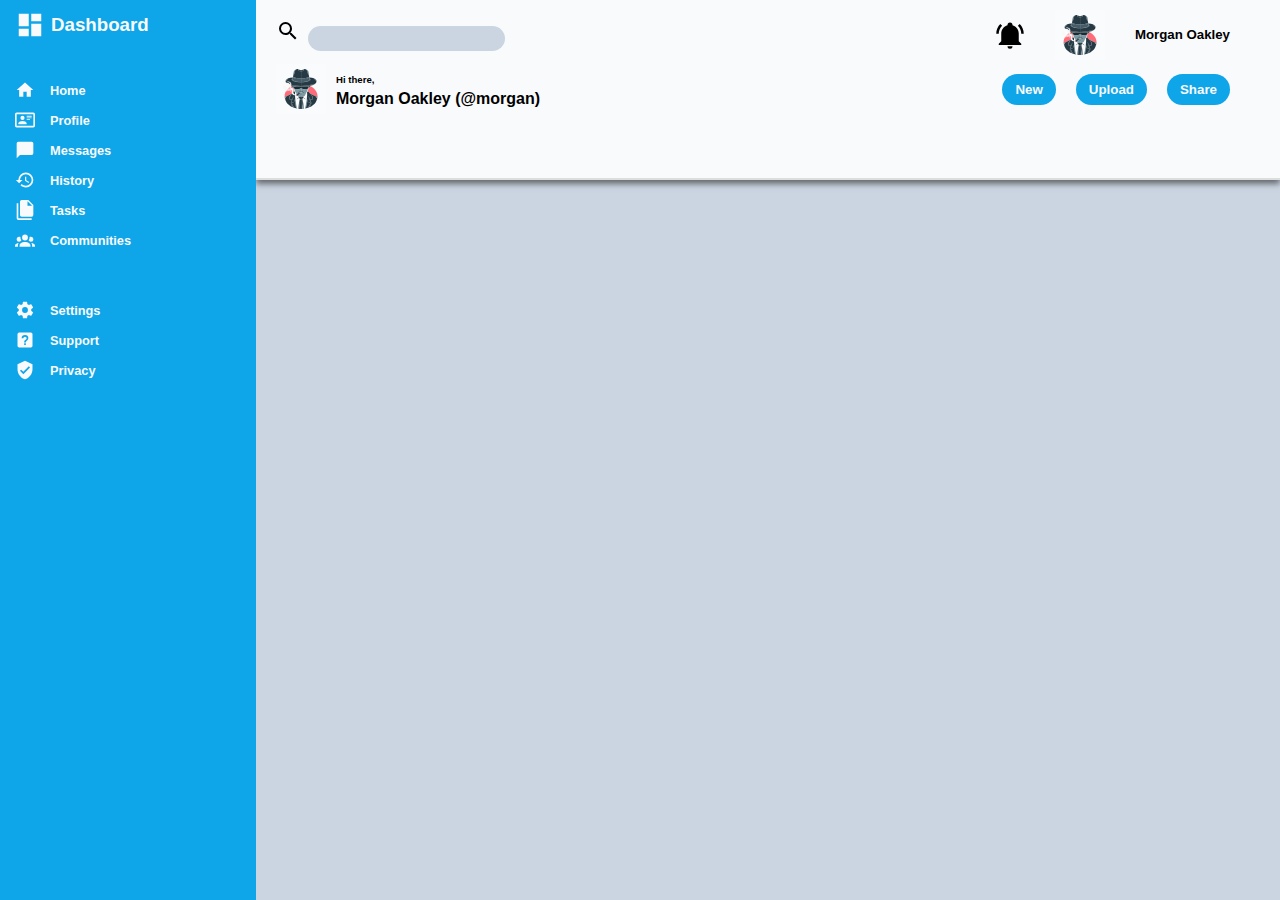
<file: admin_dashboard/index.html>
<!DOCTYPE html>
<html lang="en">
<head>
    <meta charset="UTF-8">
    <meta name="viewport" content="width=device-width, initial-scale=1.0">
    <link rel="stylesheet" href="style.css">
    <title>Admin Dashboard</title>
</head>
<body>
    <div class="container">
        <div class="header">
            <div class="first-header-section">
                <div class="search">
                    <label for="search">
                        <svg xmlns="http://www.w3.org/2000/svg" viewBox="0 0 24 24"><path d="M9.5,3A6.5,6.5 0 0,1 16,9.5C16,11.11 15.41,12.59 14.44,13.73L14.71,14H15.5L20.5,19L19,20.5L14,15.5V14.71L13.73,14.44C12.59,15.41 11.11,16 9.5,16A6.5,6.5 0 0,1 3,9.5A6.5,6.5 0 0,1 9.5,3M9.5,5C7,5 5,7 5,9.5C5,12 7,14 9.5,14C12,14 14,12 14,9.5C14,7 12,5 9.5,5Z" /></svg>
                    </label>
                    <input type="search" id="search">
                </div>

                <div class="profile">
                    <svg xmlns="http://www.w3.org/2000/svg" viewBox="0 0 24 24"><path d="M21,19V20H3V19L5,17V11C5,7.9 7.03,5.17 10,4.29C10,4.19 10,4.1 10,4A2,2 0 0,1 12,2A2,2 0 0,1 14,4C14,4.1 14,4.19 14,4.29C16.97,5.17 19,7.9 19,11V17L21,19M14,21A2,2 0 0,1 12,23A2,2 0 0,1 10,21M19.75,3.19L18.33,4.61C20.04,6.3 21,8.6 21,11H23C23,8.07 21.84,5.25 19.75,3.19M1,11H3C3,8.6 3.96,6.3 5.67,4.61L4.25,3.19C2.16,5.25 1,8.07 1,11Z" /></svg>
                    <img src="./icons/Admin-Icon.svg" alt="Admin Avatar">
                    <h5>Morgan Oakley</h5>
                </div>
            </div>

            <div class="second-header-section">
                <div class="greeting">
                    <img src="./icons/Admin-Icon.svg" alt="Admin avatar">
                    <div class="hello">
                        <p>Hi there,</p>
                        <h4>Morgan Oakley (@morgan)</h4>
                    </div>
                </div>
                <div class="heading-buttons">
                    <button class="new">New</button>
                    <button class="upload">Upload</button>
                    <button class="share">Share</button>
                </div>
            </div>
        </div>
        <div class="side-bar">
            <div class="dashboard">
                <h3><svg xmlns="http://www.w3.org/2000/svg" viewBox="0 0 24 24"><path d="M13,3V9H21V3M13,21H21V11H13M3,21H11V15H3M3,13H11V3H3V13Z" fill = "#f8fafc" /></svg> Dashboard</h3>
            </div>

            <div class="sidebar-nav">
                <a href="#"><svg xmlns="http://www.w3.org/2000/svg" viewBox="0 0 24 24"><path d="M10,20V14H14V20H19V12H22L12,3L2,12H5V20H10Z" /></svg>Home</a>
                <a href="#"><svg xmlns="http://www.w3.org/2000/svg" viewBox="0 0 24 24"><path d="M22,3H2C0.91,3.04 0.04,3.91 0,5V19C0.04,20.09 0.91,20.96 2,21H22C23.09,20.96 23.96,20.09 24,19V5C23.96,3.91 23.09,3.04 22,3M22,19H2V5H22V19M14,17V15.75C14,14.09 10.66,13.25 9,13.25C7.34,13.25 4,14.09 4,15.75V17H14M9,7A2.5,2.5 0 0,0 6.5,9.5A2.5,2.5 0 0,0 9,12A2.5,2.5 0 0,0 11.5,9.5A2.5,2.5 0 0,0 9,7M14,7V8H20V7H14M14,9V10H20V9H14M14,11V12H18V11H14" /></svg>Profile</a>
                <a href="#"><svg xmlns="http://www.w3.org/2000/svg" viewBox="0 0 24 24"><path d="M20,2H4A2,2 0 0,0 2,4V22L6,18H20A2,2 0 0,0 22,16V4C22,2.89 21.1,2 20,2Z" /></svg>Messages</a>
                <a href="#"><svg xmlns="http://www.w3.org/2000/svg" viewBox="0 0 24 24"><path d="M13.5,8H12V13L16.28,15.54L17,14.33L13.5,12.25V8M13,3A9,9 0 0,0 4,12H1L4.96,16.03L9,12H6A7,7 0 0,1 13,5A7,7 0 0,1 20,12A7,7 0 0,1 13,19C11.07,19 9.32,18.21 8.06,16.94L6.64,18.36C8.27,20 10.5,21 13,21A9,9 0 0,0 22,12A9,9 0 0,0 13,3" /></svg>History</a>
                <a href="#"><svg xmlns="http://www.w3.org/2000/svg" viewBox="0 0 24 24"><path d="M15,7H20.5L15,1.5V7M8,0H16L22,6V18A2,2 0 0,1 20,20H8C6.89,20 6,19.1 6,18V2A2,2 0 0,1 8,0M4,4V22H20V24H4A2,2 0 0,1 2,22V4H4Z" /></svg>Tasks</a>
                <a href="#"><svg xmlns="http://www.w3.org/2000/svg" viewBox="0 0 24 24"><path d="M12,5.5A3.5,3.5 0 0,1 15.5,9A3.5,3.5 0 0,1 12,12.5A3.5,3.5 0 0,1 8.5,9A3.5,3.5 0 0,1 12,5.5M5,8C5.56,8 6.08,8.15 6.53,8.42C6.38,9.85 6.8,11.27 7.66,12.38C7.16,13.34 6.16,14 5,14A3,3 0 0,1 2,11A3,3 0 0,1 5,8M19,8A3,3 0 0,1 22,11A3,3 0 0,1 19,14C17.84,14 16.84,13.34 16.34,12.38C17.2,11.27 17.62,9.85 17.47,8.42C17.92,8.15 18.44,8 19,8M5.5,18.25C5.5,16.18 8.41,14.5 12,14.5C15.59,14.5 18.5,16.18 18.5,18.25V20H5.5V18.25M0,20V18.5C0,17.11 1.89,15.94 4.45,15.6C3.86,16.28 3.5,17.22 3.5,18.25V20H0M24,20H20.5V18.25C20.5,17.22 20.14,16.28 19.55,15.6C22.11,15.94 24,17.11 24,18.5V20Z" /></svg>Communities</a>
            </div>
            <div class="user-tools">
                <a href="#"><svg xmlns="http://www.w3.org/2000/svg" viewBox="0 0 24 24"><path d="M12,15.5A3.5,3.5 0 0,1 8.5,12A3.5,3.5 0 0,1 12,8.5A3.5,3.5 0 0,1 15.5,12A3.5,3.5 0 0,1 12,15.5M19.43,12.97C19.47,12.65 19.5,12.33 19.5,12C19.5,11.67 19.47,11.34 19.43,11L21.54,9.37C21.73,9.22 21.78,8.95 21.66,8.73L19.66,5.27C19.54,5.05 19.27,4.96 19.05,5.05L16.56,6.05C16.04,5.66 15.5,5.32 14.87,5.07L14.5,2.42C14.46,2.18 14.25,2 14,2H10C9.75,2 9.54,2.18 9.5,2.42L9.13,5.07C8.5,5.32 7.96,5.66 7.44,6.05L4.95,5.05C4.73,4.96 4.46,5.05 4.34,5.27L2.34,8.73C2.21,8.95 2.27,9.22 2.46,9.37L4.57,11C4.53,11.34 4.5,11.67 4.5,12C4.5,12.33 4.53,12.65 4.57,12.97L2.46,14.63C2.27,14.78 2.21,15.05 2.34,15.27L4.34,18.73C4.46,18.95 4.73,19.03 4.95,18.95L7.44,17.94C7.96,18.34 8.5,18.68 9.13,18.93L9.5,21.58C9.54,21.82 9.75,22 10,22H14C14.25,22 14.46,21.82 14.5,21.58L14.87,18.93C15.5,18.67 16.04,18.34 16.56,17.94L19.05,18.95C19.27,19.03 19.54,18.95 19.66,18.73L21.66,15.27C21.78,15.05 21.73,14.78 21.54,14.63L19.43,12.97Z" /></svg>Settings</a>
                <a href="#"><svg xmlns="http://www.w3.org/2000/svg" viewBox="0 0 24 24"><path d="M11,18H13V16H11V18M12,6A4,4 0 0,0 8,10H10A2,2 0 0,1 12,8A2,2 0 0,1 14,10C14,12 11,11.75 11,15H13C13,12.75 16,12.5 16,10A4,4 0 0,0 12,6M5,3H19A2,2 0 0,1 21,5V19A2,2 0 0,1 19,21H5A2,2 0 0,1 3,19V5A2,2 0 0,1 5,3Z" /></svg>Support</a>
                <a href="#"><svg xmlns="http://www.w3.org/2000/svg" viewBox="0 0 24 24"><path d="M10,17L6,13L7.41,11.59L10,14.17L16.59,7.58L18,9M12,1L3,5V11C3,16.55 6.84,21.74 12,23C17.16,21.74 21,16.55 21,11V5L12,1Z" /></svg>Privacy</a>
            </div>
        </div>
        <div class="main-content">
            <div></div>
            <div></div>
            <div></div>
            <div></div>
            <div></div>
            <div></div>
            <div></div>
        </div>
    </div>
</body>
</html>
</file>
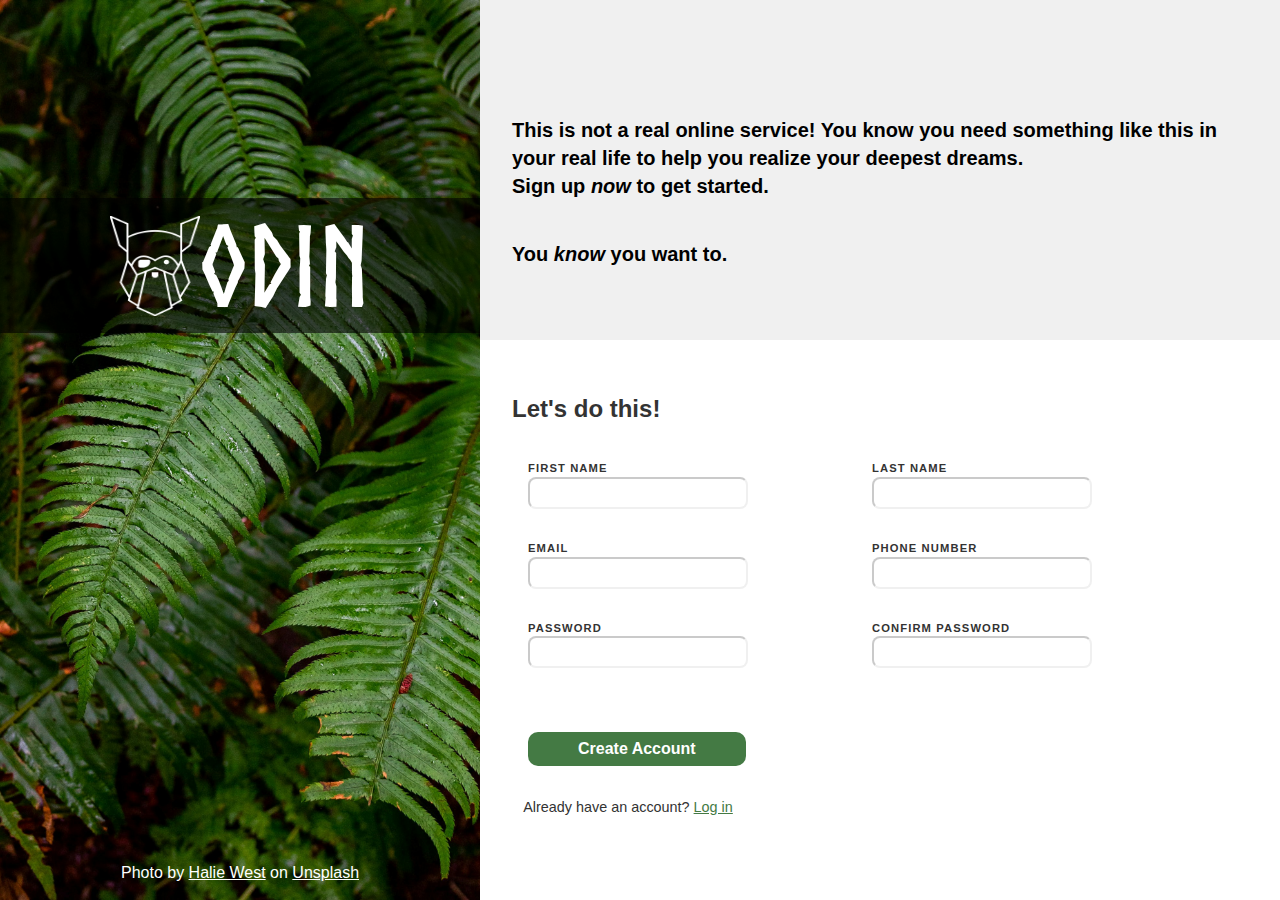
<file: form_validation/index.html>
<!DOCTYPE html>
<html lang="en">
    <head>
        <meta charset="UTF-8">
        <meta name="viewport" content="width=device-width, initial-scale=1.0">
        <meta http-equiv="X-UA-Compatible" content="ie=edge">
        <title>Form Validation</title>
        <link rel="stylesheet" href="./styles.css">
    </head>
    <body>
    <div class="content">
        <div class="logo_container">
            <logo>
                <img src="./assets/odin-lined.png" alt="Odin Logo">
                <p>ODIN</p>
            </logo>
            <div class="credits">
                <p>Photo by <a href="https://unsplash.com/@haliewestphoto" target="_blank">Halie West</a> on <a href="https://unsplash.com/" target="_blank">Unsplash</a></p>
            </div>
        </div>
        <div class="section">
            <div class="description">
                <p>
                    This is not a real online service! You know you need something
                    like this in your real life to help you realize your deepest dreams.
                    <br>
                    Sign up <i>now</i> to get started.
                </p>
                <p>
                    You <i>know</i> you want to.
                </p>
            </div>
            <form novalidate>
                <h2>Let's do this!</h2>
                <ul>
                    <li>
                        <label for="first_name">FIRST NAME</label>
                        <input type="text" name="first_name" id="first_name" required>
                    </li>
                    <li>
                        <label for="last_name">LAST NAME</label>
                        <input type="text" name="last_name" id="last_name" required>
                    </li>
                    <li>
                        <label for="email">EMAIL</label>
                        <input type="email" name="email" id="email" required>
                    </li>
                    <li>
                        <label for="phone_number">PHONE NUMBER</label>
                        <input type="text" name="phone_number" id="phone_number" required>
                    </li>
                    <li>
                        <label for="password">PASSWORD</label>
                        <input type="password" name="password" id="password" required>
                    </li>
                    <li>
                        <label for="confirm_password">CONFIRM PASSWORD</label>
                        <input type="password" name="confirm_password" id="confirm_password" required>
                    </li>
                </ul>
                <button type="submit" id="submit">Create Account</button>
            </form>
            <p class="log_in">Already have an account?<!--suppress HtmlUnknownTarget -->
                <a href="logIn" target="_blank">Log in</a></p>
        </div>
    </div>
    </body>
</html>
</file>
<file: admin_dashboard/style.css>
:root{
    --primary-color: #cbd5e1;
    --secondary-color: #0ea5e9;
    --main-content-bc: #f8fafc; 
    --heading-color: #030712;
    --shadow: 0 4px 6px rgba(0,0,0,0.5);
}

body,
html{
    margin: 0;
    padding: 0;
    font-family: sans-serif;
    height: 100%;
}

.container{
    background-color: var(--primary-color);
    display: grid;
    grid-template-rows: repeat(5, 20%);
    grid-template-columns: repeat(1, 1fr) repeat(2, 2fr);
    height: 100vh;
    width: 100vw;
}

.header{
    background-color: var(--main-content-bc);
    grid-area: 1/2/2/4;
    border-bottom: 2px solid #ddd;
    box-shadow: var(--shadow) 
}

.side-bar{
    color: var(--main-content-bc);
    background-color: var(--secondary-color);
    grid-area: 1/1/6/2
}

.main-content{
    grid-area: 2/2/6/4
}

h3{
    display: flex;
    align-items: center;
    margin: 10px 50px 10px 15px;
    font-weight: bolder;
    padding-bottom: 30px;
}

h3 svg{
    margin-right: 6px;
    width: 30px;
    height: 30px;
    fill: var(--main-content-bc);
}

.sidebar-nav{
    padding-bottom: 30px;
}

a{
    display: flex;
    align-items: center;
    text-decoration: none;
    margin: 10px 15px;
    color: var(--main-content-bc);
    font-weight: 600;
    font-size: 0.8rem;
}

a svg{
    margin-right: 15px;
    width: 20px;
    height: 20px;
    fill: var(--main-content-bc);
}

a:hover{
    transform: scale(1.1);
}

svg{
    margin-right: 4px;
    width: 24px;
    height: 24px;
}

.first-header-section{
    display: flex;
    align-items: center;
    justify-content: space-between;
    padding: 5px 50px 0 20px;
    margin-bottom: 0;
}

div .search{
    display: inline;
    align-items: center;
    margin-right: 100px;
    flex: 1;
}
div .search input{
    border: none;
    background-color: var(--primary-color);
    padding: 5px 10px;
    border-radius: 15px;
    flex: 1;
    max-width: 500px;
}

input:focus{
    border: none;
    outline: none;
    box-shadow: var(--shadow);
}

.profile{
    display: flex;
    align-items: center;
    justify-content: space-between;
}
.profile img{
    width: 50px;
    height: 50px;
    flex: 1;
    margin-right: 30px;
}

.profile svg{
    width: 30px;
    height: 30px;
    margin-right: 30px;
}

.profile h3{
    display: inline;
}

.second-header-section{
    margin-top: 0;
    display: flex;
    align-items: center;
    justify-content: space-between;
    padding-right: 50px;
    padding-left: 20px;
}

.greeting{
    display: flex;
    align-items: center;
}

.greeting img{
    display: inline;
    width: 50px;
    height: 50px;
    margin: 0 10px 0 0;
}

.hello{
    display: inline;
}

.hello p{
    font-weight: 600;
    font-size: 0.6rem;
    margin-bottom: 5px;
    margin-top: 4px;

}

.hello h4{
    margin: 0;
}

.heading-buttons{
    display: flex;
    justify-content: space-around;
}

button{
    border: none;
    padding: 8px 13px;
    margin-right: 20px;
    color: var(--main-content-bc);
    background-color: var(--secondary-color);
    border-radius: 20px;
    font-weight: bold;
    transition: transform 0.4s ease;
}

.share{
    margin: 0;
}

button:hover{
    transform: scale(1.2);
    box-shadow: var(--shadow);
}


button:active{
    transform: scale(0.7);
}
</file>
<file: form_validation/styles.css>
@font-face {
    font-family: 'Fame';
    src: url('./assets/Norse-Bold.otf') format('opentype');
    font-weight: normal;
    font-style: normal;
}

body {
    padding: 0 0 0 0;
    margin: 0;
}

* {
    box-sizing: border-box;
}

.content {
    display: flex;
    color: #333;
    font: 1em / 1.4 Helvetica Neue, Helvetica, Arial, sans-serif;
}

.logo_container {
    flex: 3;
    background-image: url("./assets/background.jpg");
    background-size: cover;
    background-position: center;
    background-repeat: no-repeat;
    display: flex;
    align-items: var();
    justify-content: center;
    height: 100vh;
}

logo {
    display: flex;
    align-items: center;
    justify-content: center;
    background-color: rgba(0, 0, 0, 0.6);
    width: 100%;
    height: 15%;
    position: relative;
    top: 22%;
}

logo img{
    display: inline;
    width: 90px;
    height: 100px;
}

logo p {
    font-family: 'Fame', serif;
    font-size: 7em;
    text-align: center;
    color: #fff;
    display: inline;
}

.credits {
    Position: absolute;
    bottom: 0;
    color: #ffffff;
}

.credits a {
    color: #ffffff;
    text-decoration: underline;
}

.credits a:hover {
    text-decoration: none;
    font-weight: bold;
}

.section {
    flex: 5;
}

.description {
    margin-bottom: 0;
    padding: 6em 2em 2em;
    background-color: rgba(223, 223, 223, 0.46);
}

.description p {
    font-size: 1.25em;
    font-weight: bold;
    color: #000000;
    max-width: 750px;
    margin-bottom: 2em;
 }

form {
    padding: 2em 2em 1em;
}

ul {
    display: flex;
    flex-wrap: wrap;
    gap: 1em 2.5em;
    max-width: calc(2 * 340px);
    overflow: hidden;
    list-style: none;
    padding: 1em;
    margin-bottom: 2em;
    border-radius: 10px;
}

ul:hover {
    box-shadow: 0 8px 12px rgba(0, 0, 0, 0.5);
}

li {
    flex: 1;
    display: flex;
    flex-direction: column;
    margin-bottom: 1em;
}

label {
    font-size: 0.7em;
    font-weight: bold;
    letter-spacing: 0.1em;
}

input {
    box-sizing: border-box;
    font: inherit;
    padding: 0.25em;
    border-radius: 0.5em;
    border-color: #DFDFDF75;
    width: 220px;
    height: 32px;
    outline: none;
    transition: box-shadow 0.2s ease-in-out;
}

input:focus {
    box-shadow: 0 0 5px 2px rgba(255, 0, 0, 0.5);
    border-color: #ff0000;
}

input:valid {
    box-shadow: 0 0 5px 2px rgba(0, 0, 255, 0.5);
    border-color: blue;
}

#submit {
    padding: 8px 50px;
    color: white;
    font-weight: bold;
    font-size: 1em;
    background-color: #447a44;
    border: none;
    border-radius: 10px;
    margin-left: 1em;
}

#submit:hover {
    transform: scale(1.1);
}

#submit:active {
    transform: scale(0.95);
}

.log_in {
    margin-left: 3em;
    font-size: 0.9em;
}

.log_in a {
    color: #447a44;
}

.log_in a:hover {
    font-weight: bold;
    text-decoration: none;
}
</file>
